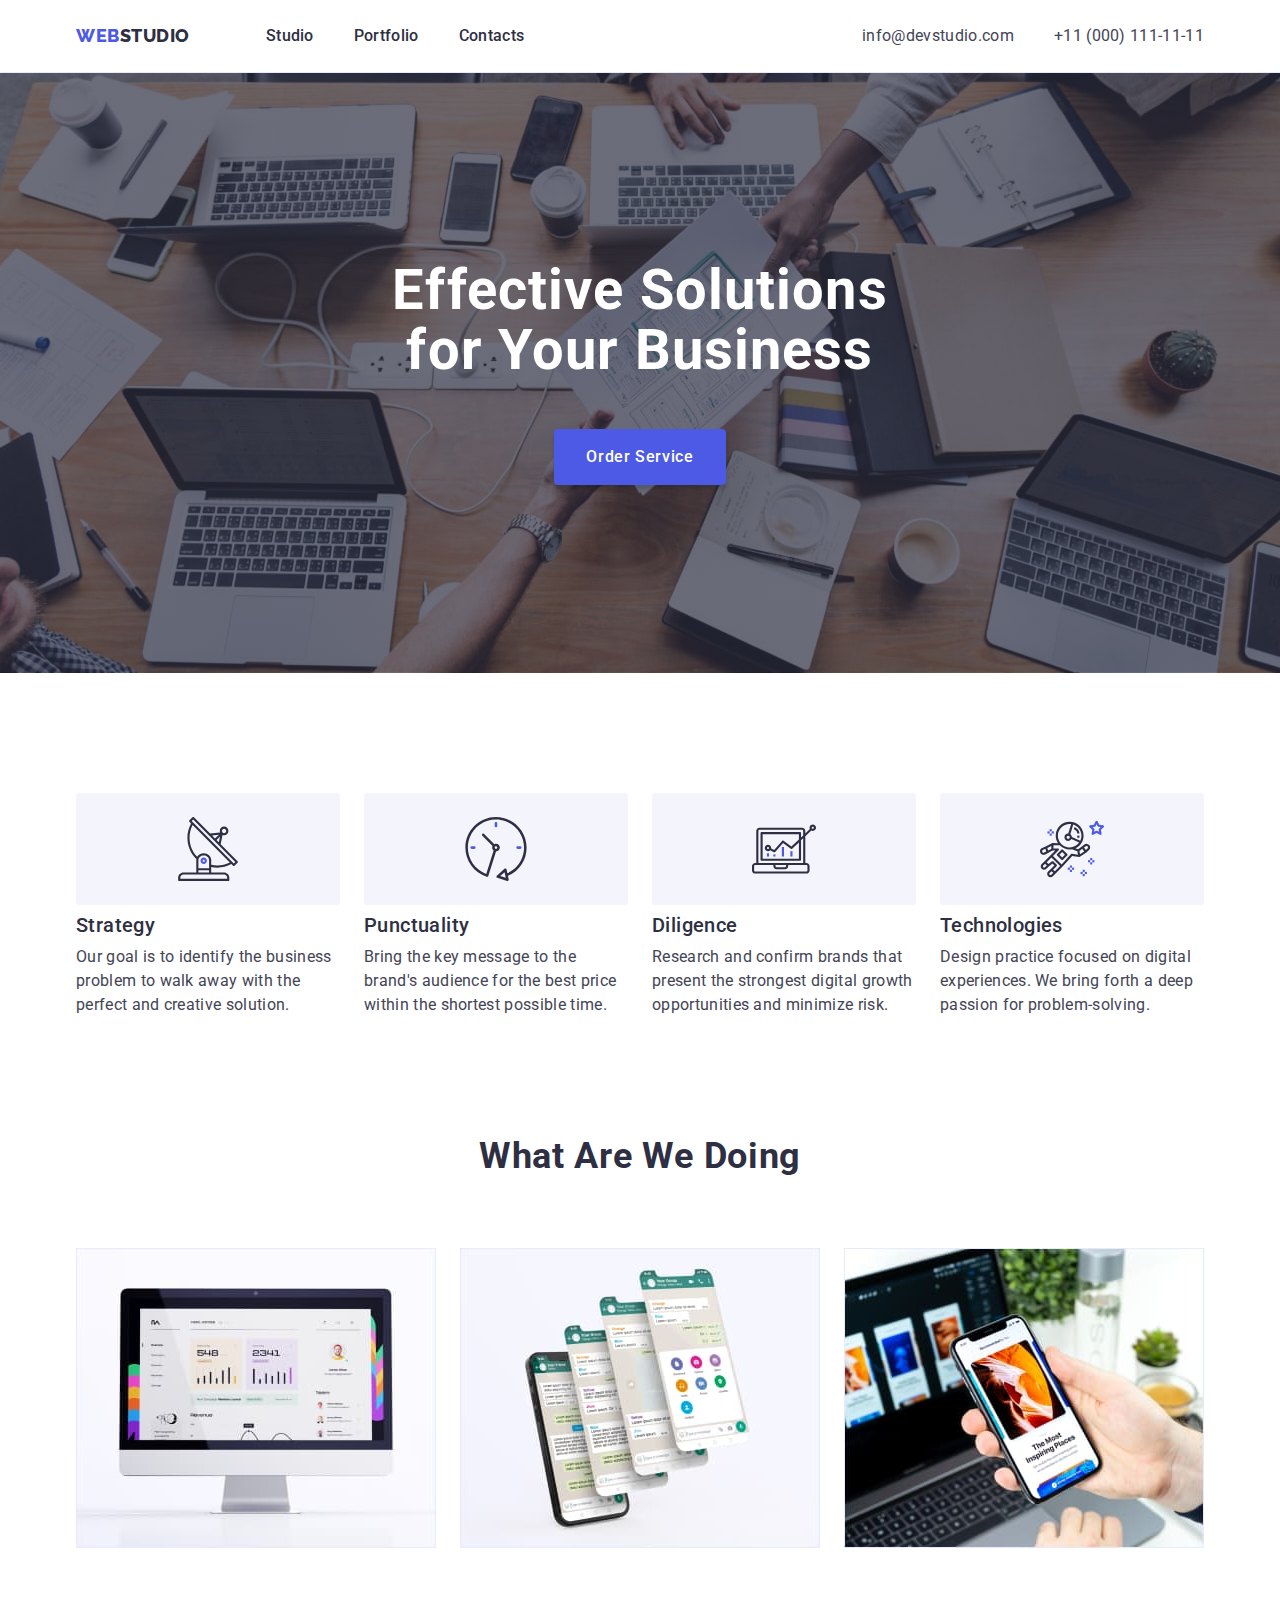
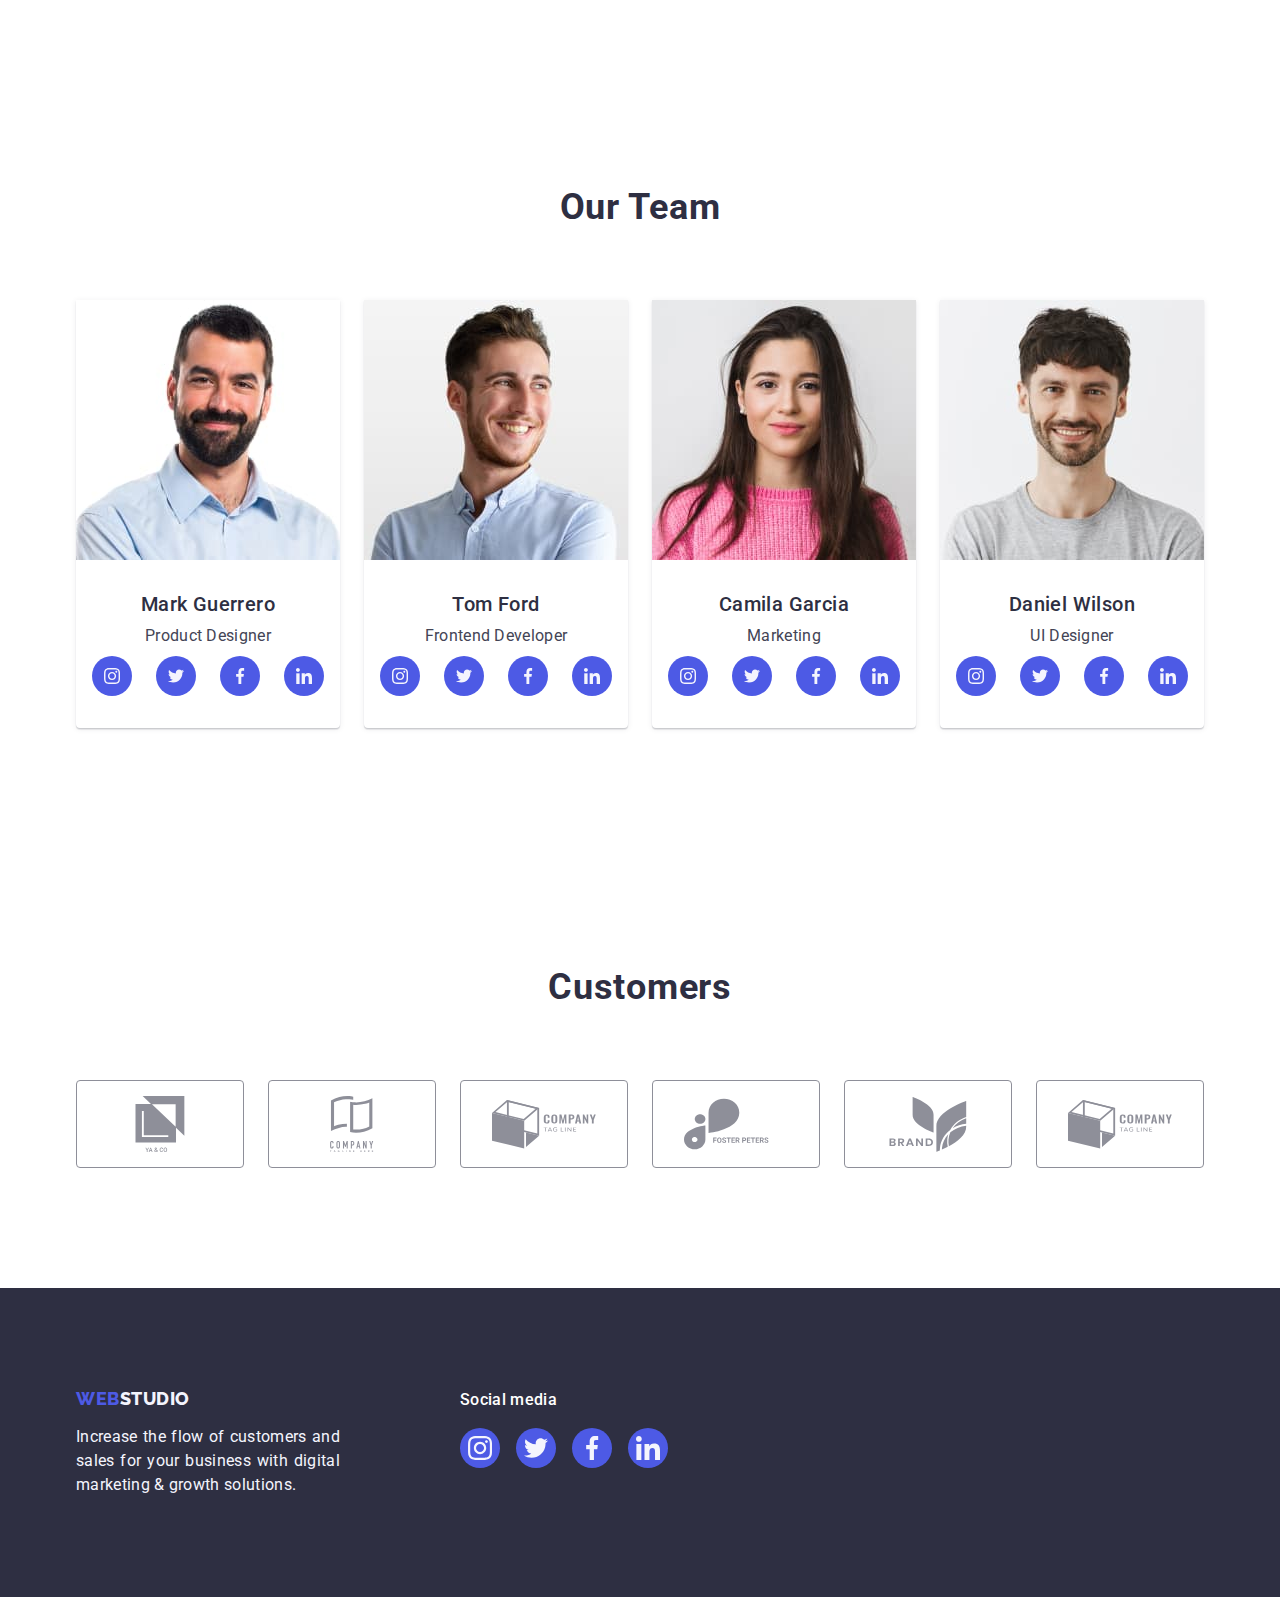
<file: index.html>
<!DOCTYPE html>
<html lang="en">
  <head>
    <meta charset="UTF-8" />
    <meta http-equiv="X-UA-Compatible" content="IE=edge" />
    <meta name="viewport" content="width=device-width, initial-scale=1.0" />
    <title>WebStudio</title>
    <link rel="preconnect" href="https://fonts.googleapis.com" />
    <link rel="preconnect" href="https://fonts.gstatic.com" crossorigin />
    <link
      href="https://fonts.googleapis.com/css2?family=Raleway:wght@800&family=Roboto:wght@400;500;700;900&display=swap"
      rel="stylesheet"
    />
    <link
      rel="stylesheet"
      href="https://cdn.jsdelivr.net/npm/modern-normalize@1.1.0/modern-normalize.min.css"
    />
    <link rel="stylesheet" href="./css/styles.css" />
  </head>

  <body>
    <!-- Header -->
    <header class="page-header">
      <!-- navigation panel -->
      <div class="container page-header-container">
        <nav class="page-nav">
          <a class="link logo-item-one logo" href="./index.html"
            >Web<span class="logo-item-two">Studio</span></a
          >

          <ul class="menu list">
            <li class="menu-item">
              <a class="menu-link link" href="./index.html">Studio</a>
            </li>
            <li class="menu-item">
              <a class="menu-link link" href="./portfolio.html">Portfolio</a>
            </li>
            <li class="menu-item">
              <a class="menu-link link" href="">Contacts</a>
            </li>
          </ul>
        </nav>
        <!-- Contacts-header-->

        <address class="adress">
          <ul class="list list-contacts-container">
            <li>
              <a class="contacts link" href="mailto:info@devstudio.com"
                >info@devstudio.com</a
              >
            </li>
            <li>
              <a class="contacts link" href="tel:+110001111111"
                >+11 (000) 111-11-11</a
              >
            </li>
          </ul>
        </address>
      </div>
    </header>

    <main>
      <!-- Title -->

      <section class="section-title">
        <div class="container">
          <h1 class="title-section-one">
            Effective Solutions for Your Business
          </h1>
          <button class="modal-button" type="button">
            <span class="modal-button-text">Order Service</span>
          </button>
        </div>
      </section>

      <!-- advantages  SECTION 2-->
      <section class="section">
        <div class="container">
          <h2 class="title-hidden">Advantages</h2>
          <ul class="list advantages-list-container">
            <li class="item-text">
              <div class="advantages-icon-container">
                <svg class="advantages-icon" width="64" height="64">
                  <use href="./images/icons.svg#icon-antenna"></use>
                </svg>
              </div>
              <h3 class="title-section-two">Strategy</h3>
              <p class="text-section-two">
                Our goal is to identify the business problem to walk away with
                the perfect and creative solution.
              </p>
            </li>

            <li class="item-text">
              <div class="advantages-icon-container">
                <svg class="advantages-icon" width="64" height="64">
                  <use href="./images/icons.svg#icon-clock"></use>
                </svg>
              </div>
              <h3 class="title-section-two">Punctuality</h3>
              <p class="text-section-two">
                Bring the key message to the brand's audience for the best price
                within the shortest possible time.
              </p>
            </li>

            <li class="item-text">
              <div class="advantages-icon-container">
                <svg class="advantages-icon" width="64" height="64">
                  <use href="./images/icons.svg#icon-diagram"></use>
                </svg>
              </div>
              <h3 class="title-section-two">Diligence</h3>
              <p class="text-section-two">
                Research and confirm brands that present the strongest digital
                growth opportunities and minimize risk.
              </p>
            </li>

            <li class="item-text">
              <div class="advantages-icon-container">
                <svg class="advantages-icon" width="64" height="64">
                  <use href="./images/icons.svg#icon-astronaut"></use>
                </svg>
              </div>
              <h3 class="title-section-two">Technologies</h3>
              <p class="text-section-two">
                Design practice focused on digital experiences. We bring forth a
                deep passion for problem-solving.
              </p>
            </li>
          </ul>
        </div>
      </section>

      <!-- What are we doing SECTION 3 -->
      <section class="work-section">
        <div class="container">
          <h2 class="title-section">What are we doing</h2>
          <ul class="list work-list">
            <li class="work-item">
              <img
                src="./images/whatarewedoing/img1.jpg"
                alt="PC"
                width="360"
              />
            </li>

            <li class="work-item">
              <img
                src="./images/whatarewedoing/img2.jpg"
                alt="smartfone"
                width="360"
              />
            </li>

            <li class="work-item">
              <img
                src="./images/whatarewedoing/img3.jpg"
                alt="app"
                width="360"
              />
            </li>
          </ul>
        </div>
      </section>

      <!-- Our Team - SECTION 4-->
      <section class="section section-team">
        <div class="container section-team">
          <h2 class="title-section">Our Team</h2>
          <ul class="list employees-list">
            <li class="list-ones">
              <img
                src="./images/emploeers/guerero.jpg"
                alt="guerero"
                width="264"/>

              <div class="employees-name">
                <h3 class="team">Mark Guerrero</h3>
                <p class="team-role">Product Designer</p>
                <ul class="social-list list">
                  <li class="social-list-item">
                    <a href="" class="social-list-link">
                      <svg class="social-list-item-icon" width="16" height="16">
                        <use href="./images/icons.svg#icon-instagram"></use>
                      </svg>
                    </a>
                  </li>

                  <li class="social-list-item">
                    <a href="" class="social-list-link">
                      <svg class="social-list-item-icon" width="16" height="16">
                        <use href="./images/icons.svg#icon-twitter"></use>
                      </svg>
                    </a>
                  </li>

                  <li class="social-list-item">
                    <a href="" class="social-list-link">
                      <svg class="social-list-item-icon" width="16" height="16">
                        <use href="./images/icons.svg#icon-facebook"></use>
                      </svg>
                    </a>
                  </li>

                  <li class="social-list-item">
                    <a href="" class="social-list-link">
                      <svg class="social-list-item-icon" width="16" height="16">
                        <use href="./images/icons.svg#icon-linkedin"></use>
                      </svg>
                    </a>
                  </li>
                </ul>
              </div>
            </li>

            <li class="list-ones">
              <img src="./images/emploeers/ford.jpg" alt="ford" width="264" />
              <div class="employees-name">
                <h3 class="team">Tom Ford</h3>
                <p class="team-role">Frontend Developer</p>
                <ul class="social-list list">
                  <li class="social-list-item">
                    <a href="" class="social-list-link">
                      <svg class="social-list-item-icon" width="16" height="16">
                        <use href="./images/icons.svg#icon-instagram"></use>
                      </svg>
                    </a>
                  </li>

                  <li class="social-list-item">
                    <a href="" class="social-list-link">
                      <svg class="social-list-item-icon" width="16" height="16">
                        <use href="./images/icons.svg#icon-twitter"></use>
                      </svg>
                    </a>
                  </li>

                  <li class="social-list-item">
                    <a href="" class="social-list-link">
                      <svg class="social-list-item-icon" width="16" height="16">
                        <use href="./images/icons.svg#icon-facebook"></use>
                      </svg>
                    </a>
                  </li>

                  <li class="social-list-item">
                    <a href="" class="social-list-link">
                      <svg class="social-list-item-icon" width="16" height="16">
                        <use href="./images/icons.svg#icon-linkedin"></use>
                      </svg>
                    </a>
                  </li>
                </ul>
              </div>
            </li>

            <li class="list-ones">
              <img
                src="./images/emploeers/garcia.jpg"
                alt="garcia"
                width="264"
              />
              <div class="employees-name">
                <h3 class="team">Camila Garcia</h3>
                <p class="team-role">Marketing</p>
                <ul class="social-list list">
                  <li class="social-list-item">
                    <a href="" class="social-list-link">
                      <svg class="social-list-item-icon" width="16" height="16">
                        <use href="./images/icons.svg#icon-instagram"></use>
                      </svg>
                    </a>
                  </li>

                  <li class="social-list-item">
                    <a href="" class="social-list-link">
                      <svg class="social-list-item-icon" width="16" height="16">
                        <use href="./images/icons.svg#icon-twitter"></use>
                      </svg>
                    </a>
                  </li>

                  <li class="social-list-item">
                    <a href="" class="social-list-link">
                      <svg class="social-list-item-icon" width="16" height="16">
                        <use href="./images/icons.svg#icon-facebook"></use>
                      </svg>
                    </a>
                  </li>

                  <li class="social-list-item">
                    <a href="" class="social-list-link">
                      <svg class="social-list-item-icon" width="16" height="16">
                        <use href="./images/icons.svg#icon-linkedin"></use>
                      </svg>
                    </a>
                  </li>
                </ul>
              </div>
            </li>

            <li class="list-ones">
              <img
                src="./images/emploeers/wilson.jpg"
                alt="wilson"
                width="264"
              />
              <div class="employees-name">
                <h3 class="team">Daniel Wilson</h3>
                <p class="team-role">UI Designer</p>
                <ul class="social-list list">
                  <li class="social-list-item">
                    <a href="" class="social-list-link">
                      <svg class="social-list-item-icon" width="16" height="16">
                        <use href="./images/icons.svg#icon-instagram"></use>
                      </svg>
                    </a>
                  </li>

                  <li class="social-list-item">
                    <a href="" class="social-list-link">
                      <svg class="social-list-item-icon" width="16" height="16">
                        <use href="./images/icons.svg#icon-twitter"></use>
                      </svg>
                    </a>
                  </li>

                  <li class="social-list-item">
                    <a href="" class="social-list-link">
                      <svg class="social-list-item-icon" width="16" height="16">
                        <use href="./images/icons.svg#icon-facebook"></use>
                      </svg>
                    </a>
                  </li>

                  <li class="social-list-item">
                    <a href="" class="social-list-link">
                      <svg class="social-list-item-icon" width="16" height="16">
                        <use href="./images/icons.svg#icon-linkedin"></use>
                      </svg>
                    </a>
                  </li>
                </ul>
              </div>
            </li>
          </ul>
        </div>
      </section>

      <!-- SECTION 5 CUSTOMERS -->

      <section class="section">
        <div class="container">
          <h2 class="title-section">Customers</h2>
          <ul class="customer-list list">
            <li class="customer-list-item">
              <a href="" class="customer-list-link">
                <svg class="customer-list-icon" width="104" height="56">
                  <use href="./images/icons.svg#icon-union"></use>
                </svg>
              </a>
            </li>

            <li class="customer-list-item">
              <a href="" class="customer-list-link">
                <svg class="customer-list-icon" width="104" height="56">
                  <use href="./images/icons.svg#icon-group"></use>
                </svg>
              </a>
            </li>

            <li class="customer-list-item">
              <a href="" class="customer-list-link">
                <svg class="customer-list-icon" width="104" height="56">
                  <use href="./images/icons.svg#icon-group-4"></use>
                </svg>
              </a>
            </li>

            <li class="customer-list-item">
              <a href="" class="customer-list-link">
                <svg class="customer-list-icon" width="104" height="56">
                  <use href="./images/icons.svg#icon-group-2"></use>
                </svg>
              </a>
            </li>

            <li class="customer-list-item">
              <a href="" class="customer-list-link">
                <svg class="customer-list-icon" width="104" height="56">
                  <use href="./images/icons.svg#icon-group-3"></use>
                </svg>
              </a>
            </li>

            <li class="customer-list-item">
              <a href="" class="customer-list-link">
                <svg class="customer-list-icon" width="104" height="56">
                  <use href="./images/icons.svg#icon-group-4"></use>
                </svg>
              </a>
            </li>
          </ul>
        </div>
      </section>
    </main>

    <!-- footer  -->
    <footer class="footer">
      <div class="footer-container container">
        <div class=" footer-logo">
          <a class="link footer-item-one" href="./index.html"
            >Web<span class="footer-item-two">Studio</span></a
          >

          <p class="footer-text">
            Increase the flow of customers and sales for your business with
            digital marketing & growth solutions.
          </p>
        </div>

        <div class="footer-social">
          <p class="social-text">Social media</p>

          <ul class="footer-social-list list">
            <li class="footer-social-list-item">
              <a href="" class="footer-social-list-link">
                <svg class="social-list-item-icon" width="24" height="24">
                  <use href="./images/icons.svg#icon-instagram"></use>
                </svg>
              </a>
            </li>

            <li class="footer-social-list-item">
              <a href="" class="footer-social-list-link">
                <svg class="social-list-item-icon" width="24" height="24">
                  <use href="./images/icons.svg#icon-twitter"></use>
                </svg>
              </a>
            </li>

            <li class="footer-social-list-item">
              <a href="" class="footer-social-list-link">
                <svg class="social-list-item-icon" width="24" height="24">
                  <use href="./images/icons.svg#icon-facebook"></use>
                </svg>
              </a>
            </li>

            <li class="footer-social-list-item">
              <a href="" class="footer-social-list-link">
                <svg class="social-list-item-icon" width="24" height="24">
                  <use href="./images/icons.svg#icon-linkedin"></use>
                </svg>
              </a>
            </li>
          </ul>
        </div>
      </div>
    </footer>
  </body>
</html>
</file>
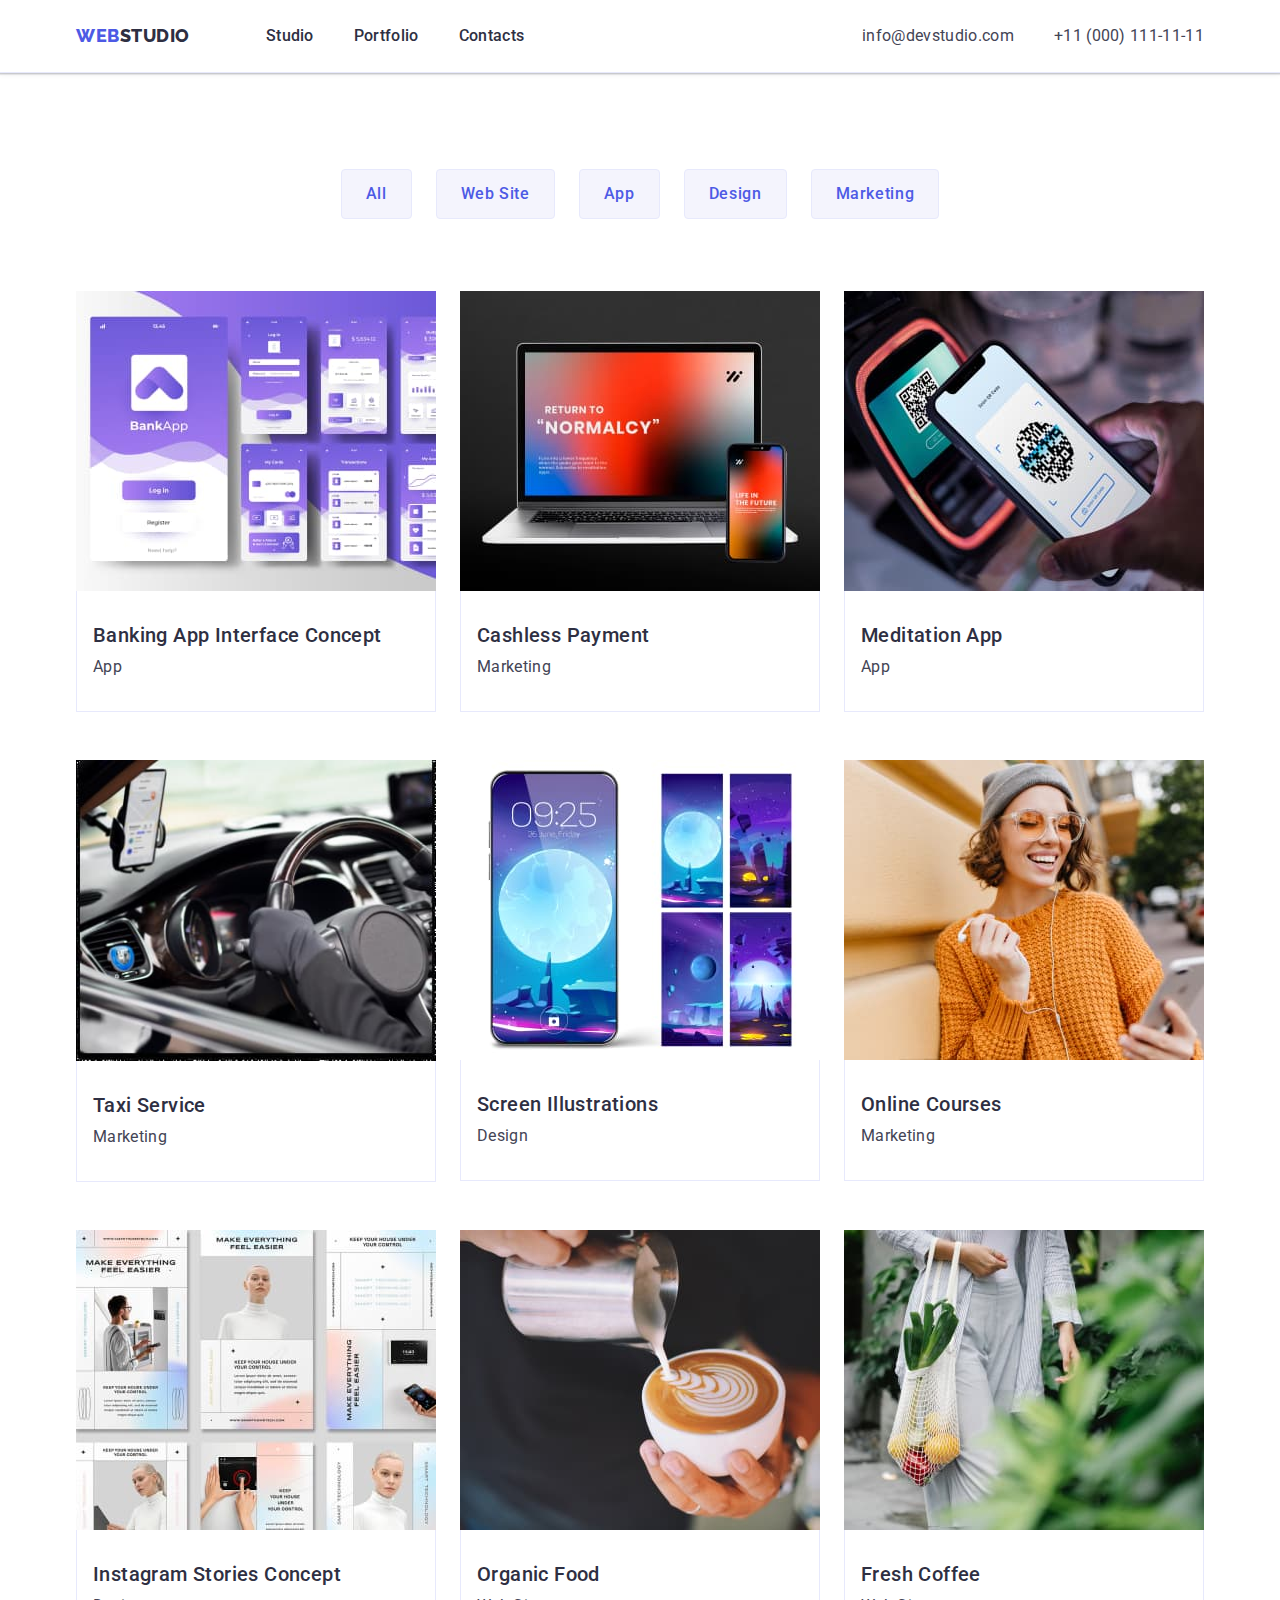
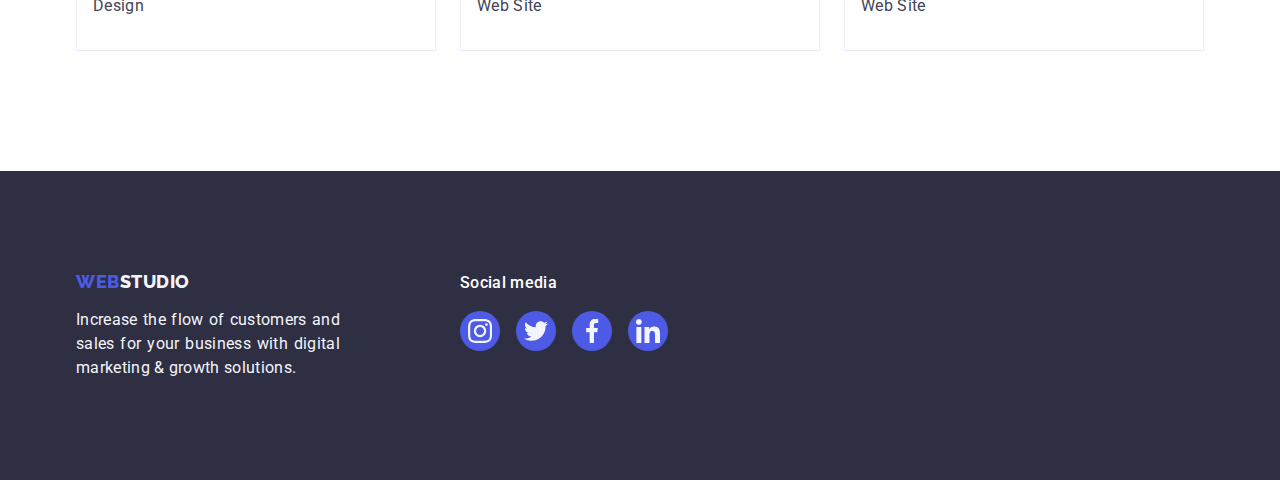
<file: portfolio.html>
<!DOCTYPE html>
<html lang="en">
  <head>
    <meta charset="UTF-8" />
    <meta http-equiv="X-UA-Compatible" content="IE=edge" />
    <meta name="viewport" content="width=device-width, initial-scale=1.0" />
    <title>Portfolio</title>
    <link rel="preconnect" href="https://fonts.googleapis.com" />
    <link rel="preconnect" href="https://fonts.gstatic.com" crossorigin />
    <link
      href="https://fonts.googleapis.com/css2?family=Raleway:wght@800&family=Roboto:wght@400;500;700;900&display=swap"
      rel="stylesheet"
    />
    <link
      rel="stylesheet"
      href="https://cdn.jsdelivr.net/npm/modern-normalize@1.1.0/modern-normalize.min.css"
    />
    <link rel="stylesheet" href="./css/styles.css" />
  </head>
  <body>
      <!-- Header -->
      <header class="page-header">
        <!-- navigation panel -->
        <div class="container page-header-container">
          <nav class="page-nav">
            <a class="link logo-item-one logo" href="./index.html"
              >Web<span class="logo-item-two">Studio</span></a
            >
  
            <ul class="menu list">
              <li class="menu-item">
                <a class="menu-link link" href="./index.html">Studio</a>
              </li>
              <li class="menu-item">
                <a class="menu-link link" href="./portfolio.html">Portfolio</a>
              </li>
              <li class="menu-item">
                <a class="menu-link link" href="">Contacts</a>
              </li>
            </ul>
          </nav>
          <!-- Contacts-header-->
  
          <address class="adress">
            <ul class="list list-contacts-container">
              <li>
                <a class="contacts link" href="mailto:info@devstudio.com"
                  >info@devstudio.com</a
                >
              </li>
              <li>
                <a class="contacts link" href="tel:+110001111111"
                  >+11 (000) 111-11-11</a
                >
              </li>
            </ul>
          </address>
        </div>
      </header>


    <main>
      <section class="portfolio">
        <div class="container">
        <h1 class="title-hidden">developments</h1>
        <!-- Buttons -->
        <ul class="list button-container">
          <li class="button-item">
            <button class="modal-btn" type="button">All</button>
          </li>
          <li class="button-item">
            <button class="modal-btn" type="button">Web Site</button>
          </li>
          <li class="button-item">
            <button class="modal-btn" type="button">App</button>
          </li>
          <li class="button-item">
            <button class="modal-btn" type="button">Design</button>

          </li>
          <li class="button-item">
            <button class="modal-btn" type="button">Marketing</button>
          </li>
        </ul>

       <!-- Filter -->

        <ul class="list filter-container">
          <li class="filter-card">
            <a class="link filter-link" href=""
              ><img
                src="./images/portfolio/section-two/img1.jpg"
                alt="Banking App"
                width="360"
              />
              <div class="title-style">
              <h2 class="content-item">Banking App Interface Concept</h2>
              <p class="content-item-text">App</p>
            </div>
            </a>
          </li>

          <li class="filter-card">
            <a class="link filter-link" href=""
              ><img
                src="./images/portfolio/section-two/img2.jpg"
                alt="Cashless Payment"
                width="360"
              />
              <div class="title-style">
              <h2 class="content-item">Cashless Payment</h2>
              <p class="content-item-text">Marketing</p></div>
            </a>
          </li>

          <li class="filter-card">
            <a class="link filter-link" href=""
              ><img
                src="./images/portfolio/section-two/img3.jpg"
                alt="Meditation App"
                width="360"
              />
              <div class="title-style">
              <h2 class="content-item">Meditation App</h2>
              <p class="content-item-text">App</p></div>
            </a>
          </li>

          <li class="filter-card">
            <a class="link filter-link" href=""
              ><img
                src="./images/portfolio/section-three/img1.jpg"
                alt="Taxi Service"
                width="360"
              />
              <div class="title-style">
              <h2 class="content-item">Taxi Service</h2>
              <p class="content-item-text">Marketing</p></div>
            </a>
          </li>

          <li class="filter-card">
            <a class="link filter-link" href=""
              ><img
                src="./images/portfolio/section-three/img2.jpg"
                alt="Screen Illustrations"
                width="360"
              />
              <div class="title-style">
              <h2 class="content-item">Screen Illustrations</h2>
              <p class="content-item-text">Design</p></div>
            </a>
          </li>

          <li class="filter-card">
            <a class="link filter-link" href=""
              ><img
                src="./images/portfolio/section-three/img3.jpg"
                alt="Online Courses"
                width="360"
              />
              <div class="title-style">
              <h2 class="content-item">Online Courses</h2>
              <p class="content-item-text">Marketing</p></div>
            </a>
          </li>

          <li class="filter-card">
            <a class="link filter-link" href=""
              ><img
                src="./images/portfolio/section-four/img1.jpg"
                alt="Instagram Stories Concept"
                width="360"
              />
              <div class="title-style">
              <h2 class="content-item">Instagram Stories Concept</h2>
              <p class="content-item-text">Design</p></div>
            </a>
          </li>

          <li class="filter-card">
            <a class="link filter-link" href=""
              ><img
                src="./images/portfolio/section-four/img2.jpg"
                alt="Organic Food"
                width="360"
              />
              <div class="title-style">
              <h2 class="content-item">Organic Food</h2>
              <p class="content-item-text">Web Site</p></div></a
            >
          </li>

          <li class="filter-card">
            <a class="link filter-link" href=""
              ><img
                src="./images/portfolio/section-four/img3.jpg"
                alt="Fresh Coffee"
                width="360"
              />
              <div class="title-style">
              <h2 class="content-item">Fresh Coffee</h2>
              <p class="content-item-text">Web Site</p></div>
              </a
            >
          </li>
        </ul>
      </div>
      </section>
    </main>

    <!-- Footer -->
    <footer class="footer">
      <div class="footer-container container">
        <div class=" footer-logo">
          <a class="link footer-item-one" href="./index.html"
            >Web<span class="footer-item-two">Studio</span></a
          >

          <p class="footer-text">
            Increase the flow of customers and sales for your business with
            digital marketing & growth solutions.
          </p>
        </div>

        <div class="footer-social">
          <p class="social-text">Social media</p>

          <ul class="footer-social-list list">
            <li class="footer-social-list-item">
              <a href="" class="footer-social-list-link">
                <svg class="social-list-item-icon" width="24" height="24">
                  <use href="./images/icons.svg#icon-instagram"></use>
                </svg>
              </a>
            </li>

            <li class="footer-social-list-item">
              <a href="" class="footer-social-list-link">
                <svg class="social-list-item-icon" width="24" height="24">
                  <use href="./images/icons.svg#icon-twitter"></use>
                </svg>
              </a>
            </li>

            <li class="footer-social-list-item">
              <a href="" class="footer-social-list-link">
                <svg class="social-list-item-icon" width="24" height="24">
                  <use href="./images/icons.svg#icon-facebook"></use>
                </svg>
              </a>
            </li>

            <li class="footer-social-list-item">
              <a href="" class="footer-social-list-link">
                <svg class="social-list-item-icon" width="24" height="24">
                  <use href="./images/icons.svg#icon-linkedin"></use>
                </svg>
              </a>
            </li>
          </ul>
        </div>
      </div>
    </footer>
  </body>
</html>
</file>
<file: css/styles.css>
:root {
  --font-primary: Roboto, sans-serif;
  --body-text: #434455;
  --backgraund-color: #ffffff;
  --color-title-bg-icon: #2e2f42;
  --color-hover-focus-socialbg: #404bbf;
  --color-partlogo-buttons: #4d5ae5;
  --color-rest: #f4f4fd;
  --border-batton-portfolio: #e7e9fc;
  --customer-icon-color: #8e8f99;
  --footer-social-hover: #31d0aa;
}

h1,
h2,
h3,
h4,
h5,
h6,
p {
  margin-top: 0;
  margin-bottom: 0;
}
ul,
ol {
  margin-top: 0;
  margin-bottom: 0;
  padding-left: 0;
}
img {
  display: block;
}
.button {
  cursor: pointer;
}
.list {
  list-style: none;
}
.link {
  text-decoration: none;
}

body {
  color: var(--body-text);
  background-color: var(--backgraund-color);
  font-family: var(--font-primary);
}
.section {
  padding-top: 120px;
  padding-bottom: 120px;
}

/* ================================HEADER================================= */
/* logotype part 1 */
.logo-item-one {
  font-family: 'Raleway', sans-serif;
  color: var(--color-partlogo-buttons);
  font-weight: 800;
  font-size: 18px;
  line-height: 1.17;
  letter-spacing: 0.03em;
  text-transform: uppercase;
}
/* logotype part 2 */
.logo-item-two {
  font-family: 'Raleway', sans-serif;
  font-weight: 800;
  font-size: 18px;
  line-height: 1.17;
  color: var(--color-title-bg-icon);
  letter-spacing: 0.03em;
  text-transform: uppercase;
}

/* menu main */
.menu-link {
  font-weight: 500;
  font-size: 16px;
  line-height: 1.5;
  letter-spacing: 0.02em;
  color: var(--color-title-bg-icon);
}

/* contacts */
.contacts {
  font-style: normal;
  font-size: 16px;
  line-height: 1.5;
  letter-spacing: 0.02em;
  color: var(--body-text);
}
.adress {
  font-style: normal;
  margin-left: auto;
}
.menu-link:hover,
.menu:hover,
.contacts:hover,
.menu-link:focus,
.menu:focus,
.contacts:focus {
  color: var(--color-hover-focus-socialbg);
}

.container {
  width: 1158px;
  margin-left: auto;
  margin-right: auto;
  padding-left: 15px;
  padding-right: 15px;
}
.page-header {
  border-bottom: 1px solid var(--border-batton-portfolio);
  box-shadow: 0px 2px 1px rgba(46, 47, 66, 0.08),
    0px 1px 1px rgba(46, 47, 66, 0.16), 0px 1px 6px rgba(46, 47, 66, 0.08);
}
.page-header-container {
  display: flex;
  align-items: center;
}
.page-nav {
  display: flex;
  align-items: center;
}
.logo {
  margin-right: 76px;
}
.menu {
  display: flex;
  align-items: center;
  gap: 40px;
}
.menu-item:last-child,
.list-contacts-container:last-child {
  margin-right: 0;
}

.list-contacts-container {
  display: flex;
  gap: 40px;
}
.menu-link {
  padding-top: 24px;
  padding-bottom: 24px;
  display: block;
}
/* ==============================TITLE================================ */

/* Title H1 */

.section-title {
  font-family: var(--font-primary);
  max-width: 1440px;
  margin-left: auto;
  margin-right: auto;
  padding-top: 188px;
  padding-bottom: 188px;
  background-image: linear-gradient(
      rgba(46, 47, 66, 0.7),
      rgba(46, 47, 66, 0.7)
    ),
    url(../images/title/img-name.jpg);
  background-size: cover;
  background-color: var(--color-title-bg-icon);
  background-repeat: no-repeat;
  background-position: center;
}

.title-section-one {
  font-weight: 700;
  font-size: 56px;
  line-height: 1.07;
  text-align: center;
  letter-spacing: 0.02em;
  color: var(--backgraund-color);
  max-width: 496px;
  margin-left: auto;
  margin-right: auto;
  margin-bottom: 48px;
}

/* batton order service */
.modal-button {
  display: block;
  font-family: var(--font-primary);
  padding: 16px 32px;
  background: var(--color-partlogo-buttons);
  box-shadow: 0px 4px 4px rgba(0, 0, 0, 0.15);
  border-radius: 4px;
  font-weight: 500;
  text-align: center;
  font-size: 16px;
  line-height: 1.5;
  letter-spacing: 0.04em;
  color: var(--backgraund-color);
  min-width: 169px;
  height: 56px;
  margin-left: auto;
  margin-right: auto;
  border: none;
  cursor: pointer;
}
.modal-button:hover,
.modal-button:focus {
  background: var(--color-hover-focus-socialbg);
}

/* ===========================SECTION 2========================== */
.title-section-two {
  font-weight: 500;
  font-size: 20px;
  line-height: 1.2;
  letter-spacing: 0.02em;
  color: var(--color-title-bg-icon);
  margin-bottom: 8px;
}
.text-section-two {
  font-size: 16px;
  line-height: 24px;
  letter-spacing: 0.02em;
  color: var(--body-text);
}

.advantages-list-container {
  display: flex;
  gap: 24px;
}

.item-text {
  width: calc(((100% - 72px) / 4));
}
.title-hidden {
  position: absolute;
  white-space: nowrap;
  width: 1px;
  height: 1px;
  overflow: hidden;
  border: 0;
  padding: 0;
  clip: rect(0 0 0 0);
  clip-path: inset(50%);
  margin: -1px;
}
.advantages-icon {
  fill: var(--color-title-bg-icon);
}
.advantages-icon-container {
  display: flex;
  justify-content: center;
  align-items: center;;
  background-color: var(--color-rest);
  margin-bottom: 8px;
  border-radius: 4px;
  height: 112px;
}
/* ===========================SECTION 3========================== */


.work-list {
  display: flex;
  gap: 24px;
}

.work-item {
  width: calc((100% - 48px) / 3);
}
.work-section {
  padding-bottom: 120px;
}
/* ===========================SECTION 4========================== */

.title-section {
  font-weight: 700;
  font-size: 36px;
  line-height: 1.1;
  text-align: center;
  letter-spacing: 0.02em;
  text-transform: capitalize;
  color: var(--color-title-bg-icon);
  margin-bottom: 72px;
  
}
.list-item {
  background-color: var(--backgraund-color);
}
.team {
  font-weight: 500;
  font-size: 20px;
  text-align: center;
  line-height: 1.2;
  letter-spacing: 0.02em;
  color: var(--color-title-bg-icon);
  margin-bottom: 8px;
}
.team-role {
  font-size: 16px;
  line-height: 1.5;
  letter-spacing: 0.02em;
  color: var(--body-text);
  text-align: center;
  margin-bottom: 8px;
}
.employees-list {
  display: flex;
  flex-wrap: wrap;
  gap: 24px;
}

.list-ones {
  width: calc((100% - 72px) / 4);
  background-color: var(--backgraund-color);
  box-shadow: 0px 1px 6px rgba(46, 47, 66, 0.08),
    0px 1px 1px rgba(46, 47, 66, 0.16), 0px 2px 1px rgba(46, 47, 66, 0.08);
  border-radius: 0px 0px 4px 4px;
}
.social-list-link {
  display: flex;
  justify-content:center;
  align-items:center;
  width: 40px;
  height: 40px;
  border-radius: 50%;
  background-color: var(--color-partlogo-buttons);
}
.social-list-link:hover,
.social-list-link:focus {
  background-color: var(--color-hover-focus-socialbg);
}

.employees-name {
  padding-top: 32px;
  padding-bottom: 32px;
    
  border-radius: 0px 0px 4px 4px;
}
.social-list {
  display: flex;
  gap: 24px;
  justify-content:center;
}
.social-list-item-icon {
  fill: var(--color-rest);
}

/* =======================SECTION 5 =======================*/

.customer-list {
  display: flex;
  gap: 24px;
}
.customer-list-item {
  width: calc((100% - 120px) / 6);
  height: 88px;
}
.customer-list-link {
  display: flex;
  align-items: center;
  justify-content: center;
  color: var(--customer-icon-color);
  width: 100%;
  height: 100%;
  border: 1px solid var(--customer-icon-color);
  border-radius: 4px;
}
.customer-list-icon {
  fill: currentColor;
}

.customer-list-link:hover,
.customer-list-link:focus {
  border-color: var(--color-hover-focus-socialbg);
  color: var(--color-hover-focus-socialbg);
}

/* ===========================FOOTER========================== */
.footer {
  background-color: var(--color-title-bg-icon);
  padding-top: 100px;
  padding-bottom: 100px;
}
.footer-item-one {
  font-family: 'Raleway', sans-serif;
  color: var(--color-partlogo-buttons);
  font-weight: 800;
  font-size: 18px;
  line-height: 1.17;
  letter-spacing: 0.03em;
  text-transform: uppercase;
  display: inline-block;
  margin-bottom: 16px;
}
.footer-text {
  font-size: 16px;
  line-height: 1.5;
  letter-spacing: 0.02em;
  color: var(--color-rest);
  max-width: 264px;
  text-align: justify;
}
.footer-item-two {
  font-family: 'Raleway', sans-serif;
  font-weight: 800;
  font-size: 18px;
  line-height: 1.17;
  color: var(--color-rest);
  letter-spacing: 0.03em;
  text-transform: uppercase;
}
.footer-logo {
  flex-direction: column;
  margin-right: 120px;
 

}

.footer-container {
  display: flex;
  align-items: baseline;
}

.social-text {
  font-weight: 500;
  font-size: 16px;
  line-height: 1.5;
  letter-spacing: 0.02em;
  color: var(--backgraund-color);
  margin-bottom: 16px;
}

.footer-social-list-link {
  display: flex;
  justify-content: center;
  align-items: center;
  width: 40px;
  height: 40px;
  border-radius: 50%;
  background-color: var(--color-partlogo-buttons);
}
.footer-social-list-link:hover,
.footer-social-list-link:focus {
  background-color: var(--footer-social-hover);
}

.footer-social-list {
  display: flex;
  gap: 16px;
}
.footer-social-list-item-icon {
  fill: var(--color-rest);
}

/* ===========================PORTFOLIO========================== */
/* BUttons */
.modal-btn {
  font-family: var(--font-primary);
  background-color: var(--color-rest);
  color: var(--color-partlogo-buttons);
  font-weight: 500;
  font-size: 16px;
  line-height: 1.5;
  text-align: center;
  letter-spacing: 0.04em;
  cursor: pointer;
  border: 1px solid var(--border-batton-portfolio);
  border-radius: 4px;
  padding: 12px 24px;
}
.modal-btn:hover,
.modal-btn:focus,
.modal-button:focus {
  color: var(--backgraund-color);
  background-color: var(--color-hover-focus-socialbg);
  border: 1px solid transparent;
  border: 1px solid transparent;
  box-shadow: 0px 3px 1px rgba(0, 0, 0, 0.1), 0px 2px 1px rgba(0, 0, 0, 0.08),
    0px 2px 2px rgba(0, 0, 0, 0.12);
}
.button-container {
  display: flex;
  margin-left: auto;
  margin-right: auto;
  min-width: 586px;
  gap: 24px;
  margin-bottom: 72px;
  justify-content: center;
}

.button-item {
  align-items: center;
}
.portfolio {
  padding-top: 96px;
  padding-bottom: 120px;
}

/* filter */
.content-item {
  font-weight: 500;
  font-size: 20px;
  line-height: 1.2;
  letter-spacing: 0.02em;
  color: var(--color-title-bg-icon);
  margin-bottom: 8px;
}
.content-item-text {
  font-size: 16px;
  line-height: 1.5;
  letter-spacing: 0.02em;
  color: var(--body-text);
}
.filter-container {
  display: flex;
  flex-wrap: wrap;
  row-gap: 48px;
  column-gap: 24px;
}

.filter-card {
  width: calc((100% - 48px) / 3);
  
}
.title-style {
  padding: 32px 16px;
  border: 1px solid var(--border-batton-portfolio);
  border-top: none;
}
.filter-link{
  display: block;
}
.filter-link:hover,
.filter-link:focus {
  box-shadow: 0px 1px 6px rgba(46, 47, 66, 0.08),
    0px 1px 1px rgba(46, 47, 66, 0.16), 0px 2px 1px rgba(46, 47, 66, 0.08);
}
</file>
